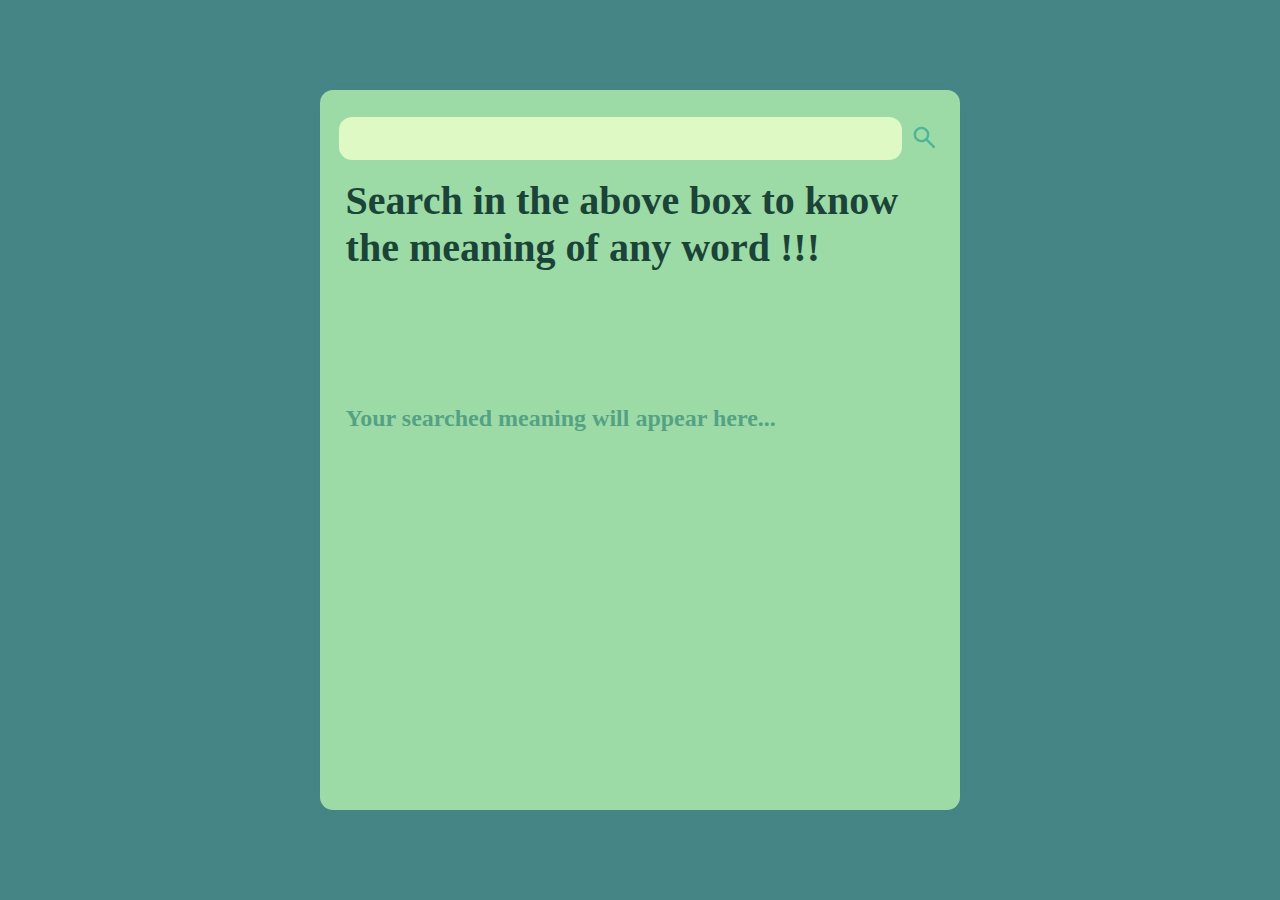
<file: dictionary app/index.html>
<!DOCTYPE html>
<html lang="en">

<head>
    <meta charset="UTF-8">
    <meta name="viewport" content="width=device-width, initial-scale=1.0">
    <title>Dictafact dictionary</title>
    <link rel="stylesheet" href="style.css">
</head>

<body>
    <div class="container">

        <div class="mainContainer">
            <section class="searchSection">
                <input type="text" id="textInput" onclick="empty()">
                <button class="textSearchContainer"><img src="./search_24dp_50B498_FILL0_wght400_GRAD0_opsz24.svg"
                        id="textSearch" onclick="meaningFind()"></button>
            </section>

            <section class="wordSection">
                <h2 id="textOutput">Search in the above box to know the meaning of any word !!!</h2>
                <button id="textAudioContainer"><img src="./volume_up_24dp_50B498_FILL0_wght400_GRAD0_opsz24.svg"
                        id="textAudio" onclick="playAudio()" hidden></button>
            </section>

            <section class="meaningSection">
                <h3 id="Meaning">Your searched meaning will appear here...</h3>

                <div id="textMeaning1">
                    <p id="textPartOfSpeech1"></p>
                    <p id="textDefinition1"></p>
                    <p id="textExample1"></p>
                </div>

                <div id="textMeaning2">
                    <p id="textPartOfSpeech2"></p>
                    <p id="textDefinition2"></p>
                    <p id="textExample2"></p>
                </div>

            </section>
        </div>

    </div>

    <script src="./app.js"></script>
</body>

</html>
</file>
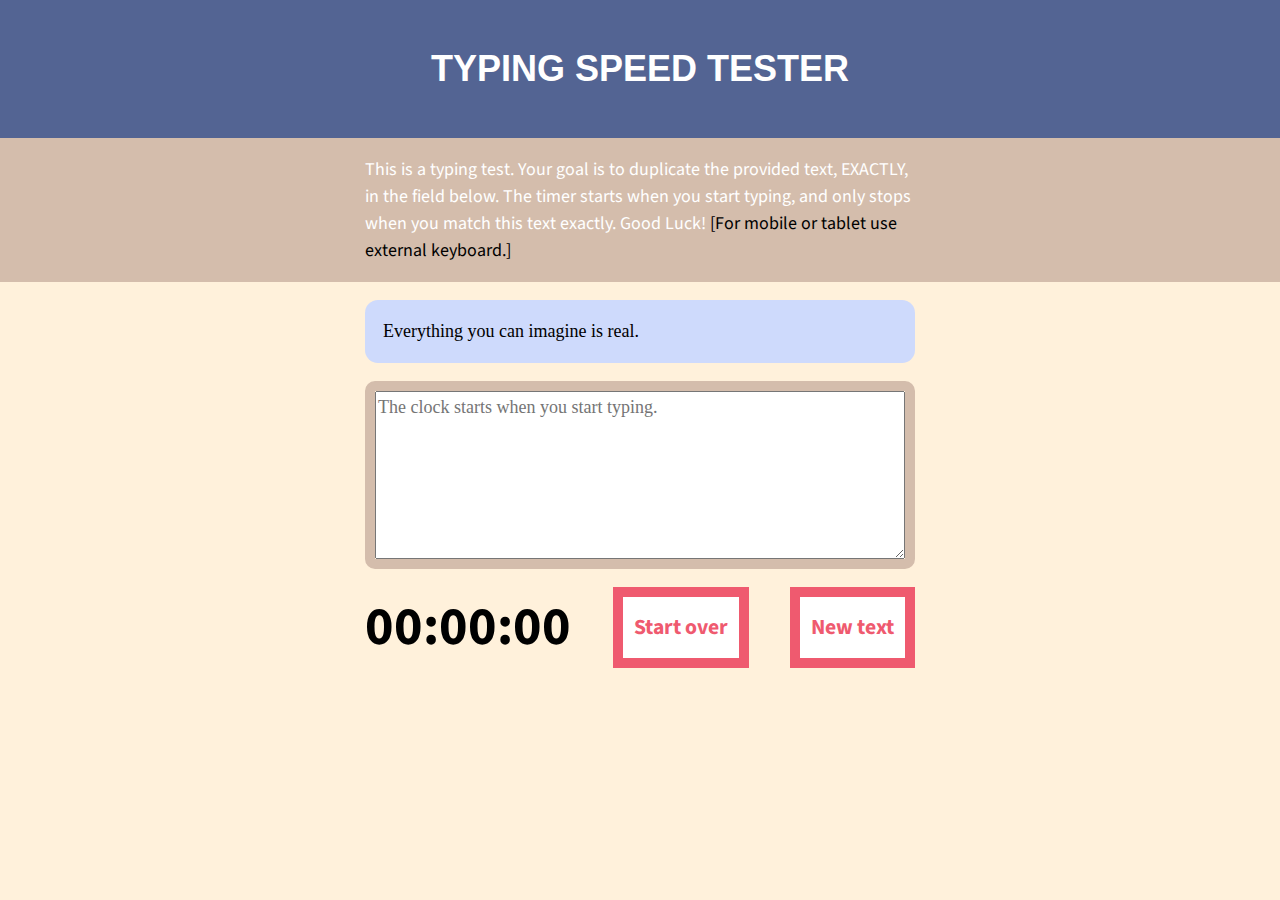
<file: Typing_Speed_Tester/index.html>
<!DOCTYPE html>
<html lang="en-US">

<head>
    <meta charset="UTF-8">
    <meta name="viewport" content="width=device-width, initial-scale=1">
    <title>JS Typing Speed Test</title>
    <script src="script.js" async></script>
    <link rel="stylesheet" href="//fonts.googleapis.com/css?family=Source+Sans+Pro:400,400i,700,700i,900,900i" type="text/css" media="all">
    <link rel="stylesheet" href="style.css">
</head>

<body>
    <header class="masthead">
        <h1>TYPING SPEED TESTER</h1>
    </header>
    <main class="main">
        <article class="intro">
            <p>This is a typing test. Your goal is to duplicate the provided text, EXACTLY, in the field below. The timer starts when you start typing, and only stops when you match this text exactly. Good Luck! <span style="color: rgb(0, 0, 0);">[For mobile or tablet use external keyboard.]</span></p>
        </article><!-- .intro -->
        <section class="test-area">
            <div id="origin-text">
                <p></p>
            </div><!-- #origin-text -->

            <div class="test-wrapper">
                <textarea id="test-area" name="textarea" rows="6" placeholder="The clock starts when you start typing."></textarea>
            </div><!-- .test-wrapper -->

            <div class="meta">
                <section id="clock">
                    <div class="timer">00:00:00</div>
                </section>

                <button id="reset">Start over</button>
                <button id="newSes">New text</button>
            </div><!-- .meta -->
        </section><!-- .test-area -->
    </main>

</body>

</html>
</file>
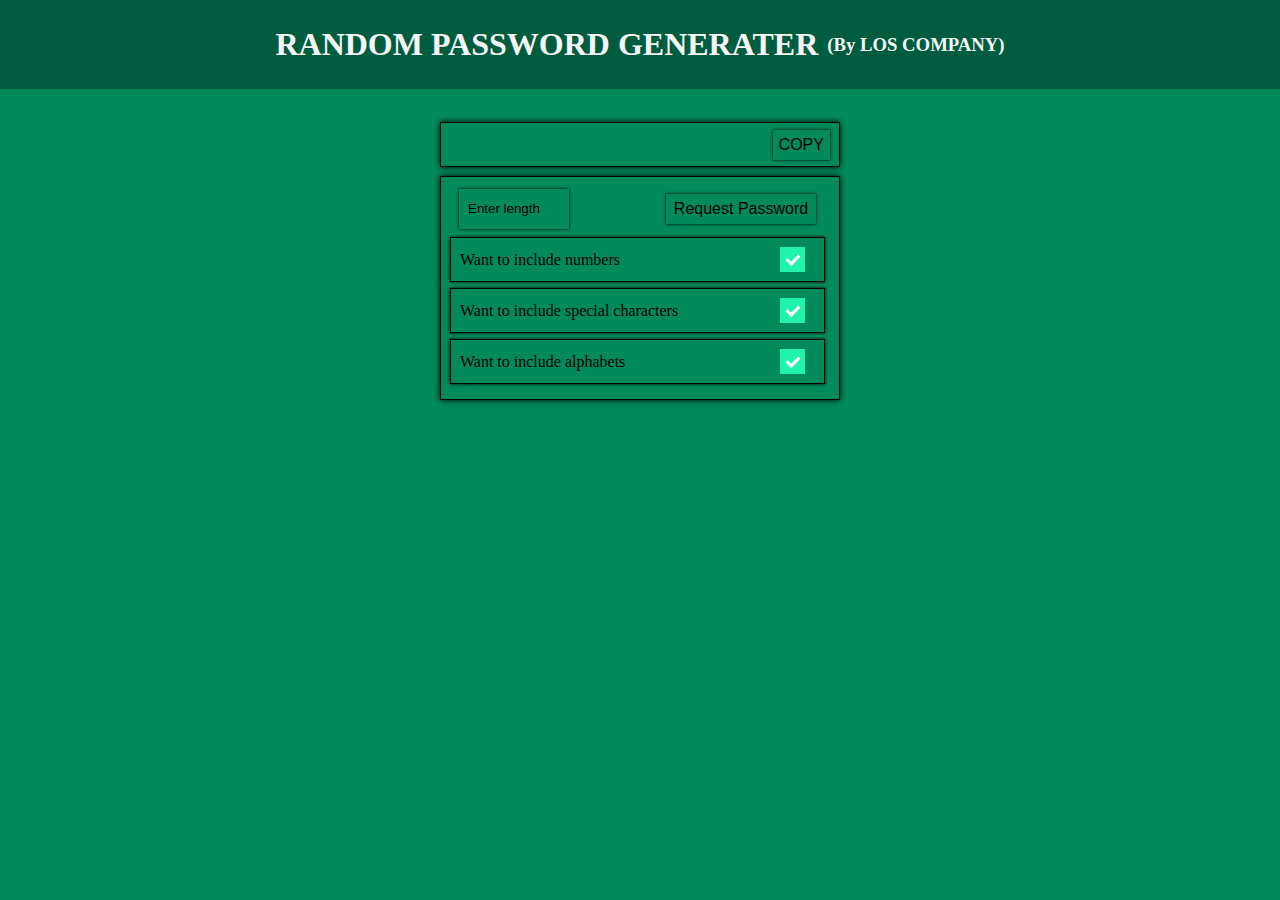
<file: passwordGenerator/passwordGenerater.html>
<!DOCTYPE html>
<html lang="en">

<head>
    <meta charset="UTF-8">
    <meta http-equiv="X-UA-Compatible" content="IE=edge">
    <meta name="viewport" content="width=device-width, initial-scale=1.0">
    <title>Random Password Generater</title>
    <link rel="stylesheet" href="style.css">
</head>

<body>
    <div class="headingParent">

        <!-- <marquee> -->
        <div class="heading">

            <h1 class="headText">
                RANDOM PASSWORD GENERATER
            </h1>
            <h3 class="headSubText">
                (By LOS COMPANY)
            </h3>
        </div>
        <!-- </marquee> -->
    </div>

    <div class="mainBody" id="mb">
        <div class="showPassword">
            <input id="show" readonly></input>
            <button id="copy" onclick="copy()">COPY</button>
        </div>
        <div class="options">
            <div class="passLength">
                <input type="number" placeholder="Enter length" id="len">
                <button id="generate" onclick="generatePassword()">Request Password</button>
            </div>
            <div class="element">
                <p id="numericValue">Want to include numbers</p>
                <label class="container">
                    <input type="checkbox" checked="checked" id="numericChecked">
                    <span class="checkmark"></span>
                </label>
            </div>
            <div class="element">
                <p id="specialCharacters">Want to include special characters</p>
                <label class="container">
                    <input type="checkbox" checked="checked" id="specialCharactersChecked">
                    <span class="checkmark"></span>
                </label>
            </div>
            <div class="element">
                <p id="alphabets">Want to include alphabets</p>
                <label class="container">
                    <input type="checkbox" checked="checked" id="alphabetsChecked">
                    <span class="checkmark"></span>
                </label>
            </div>
        </div>

    </div>
</body>
<script src="./app.js"></script>

</html>
</file>
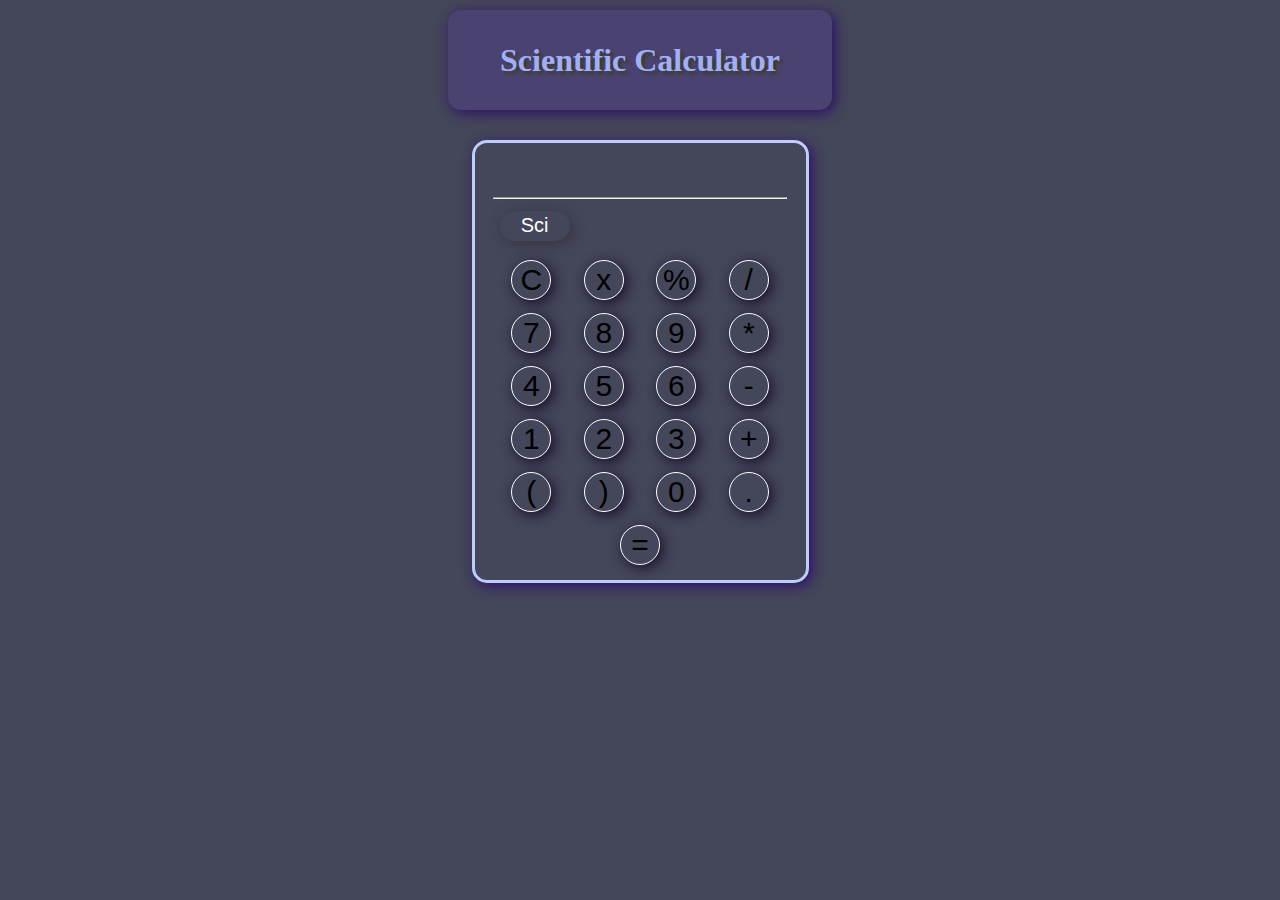
<file: Scientific Calculater/scientificCal.html>
<!DOCTYPE html>
<html lang="en">

<head>
    <meta charset="UTF-8">
    <meta name="viewport" content="width=device-width, initial-scale=1.0">
    <title>Scientific Calculator</title>

    <link rel="stylesheet" href="./style.css">
</head>

<body>
    <header>
        <h1 class="app-name"> Scientific Calculator</h1>
    </header>

    <main>
            <div class="cal-body">
                <!-- <input type="text" class="display-body" disabled>
                <div class="display-options">
                    <button class="box1" id="sci">
                        Sci
                    </button>
                    <button class="box1">
                        Conv
                    </button> -->
                <!-- </div>
                <button class="box">
                    C
                </button>
                <button class="box">
                    ×
                </button>
                <button class="box">
                    %
                </button>
                <button class="box">
                    /
                </button>
                <button class="box">
                    7
                </button>
                <button class="box">
                    8
                </button>
                <button class="box">
                    9
                </button>
                <button class="box">
                    *
                </button>
                <button class="box">
                    4
                </button>
                <button class="box">
                    5
                </button>
                <button class="box">
                    6
                </button>
                <button class="box">
                    -
                </button>
                <button class="box">
                    1
                </button>
                <button class="box">
                    2
                </button>
                <button class="box">
                    3
                </button>
                <button class="box">
                    +
                </button>
                <button class="box">
                    ()
                </button>
                <button class="box">
                    0
                </button>
                <button class="box">
                    .
                </button>
                <button class="box">
                    =
                </button> -->
            </div>




            <div class="cal-body-sci removed">
                <!-- <input type="text" class="display-body-sci" disabled>
                <div class="display-options-sci">
                    <button class="box1-sci" id="sci-cal">
                        Sci
                    </button>
                    <button class="box1-sci">
                        Conv
                    </button>
                </div>
                <button class="box-sci">
                    ⇄
                </button>
                <button class="box-sci">
                    Rad
                </button>
                <button class="box-sci">
                    ∛
                </button>
                <button class="box-sci">
                    C
                </button>
                <button class="box-sci">
                    ×
                </button>
                <button class="box-sci">
                    %
                </button>
                <button class="box-sci">
                    /
                </button>
                <button class="box-sci">
                    sin
                </button>
                <button class="box-sci">
                    cos
                </button>
                <button class="box-sci">
                    tan
                </button>
                <button class="box-sci">
                    7
                </button>
                <button class="box-sci">
                    8
                </button>
                <button class="box-sci">
                    9
                </button>
                <button class="box-sci">
                    *
                </button>
                <button class="box-sci">
                    ln
                </button>
                <button class="box-sci">
                    log
                </button>
                <button class="box-sci">
                    1/x
                </button>
                <button class="box-sci">
                    4
                </button>
                <button class="box-sci">
                    5
                </button>
                <button class="box-sci">
                    6
                </button>
                <button class="box-sci">
                    -
                </button>
                <button class="box-sci">
                    eˣ
                </button>
                <button class="box-sci">
                    x²
                </button>
                <button class="box-sci">
                    x^y
                </button>
                <button class="box-sci">
                    1
                </button>
                <button class="box-sci">
                    2
                </button>
                <button class="box-sci">
                    3
                </button>
                <button class="box-sci">
                    +
                </button>
                <button class="box-sci">
                    |x|
                </button>
                <button class="box-sci">
                    π
                </button>
                <button class="box-sci">
                    e
                </button>
                <button class="box-sci">
                    ()
                </button>
                <button class="box-sci">
                    0
                </button>
                <button class="box-sci">
                    .
                </button>
                <button class="box-sci">
                    =
                </button> -->
            </div>
           
    </main>
    <script src="./app.js"></script>

</body>

</html>
</file>
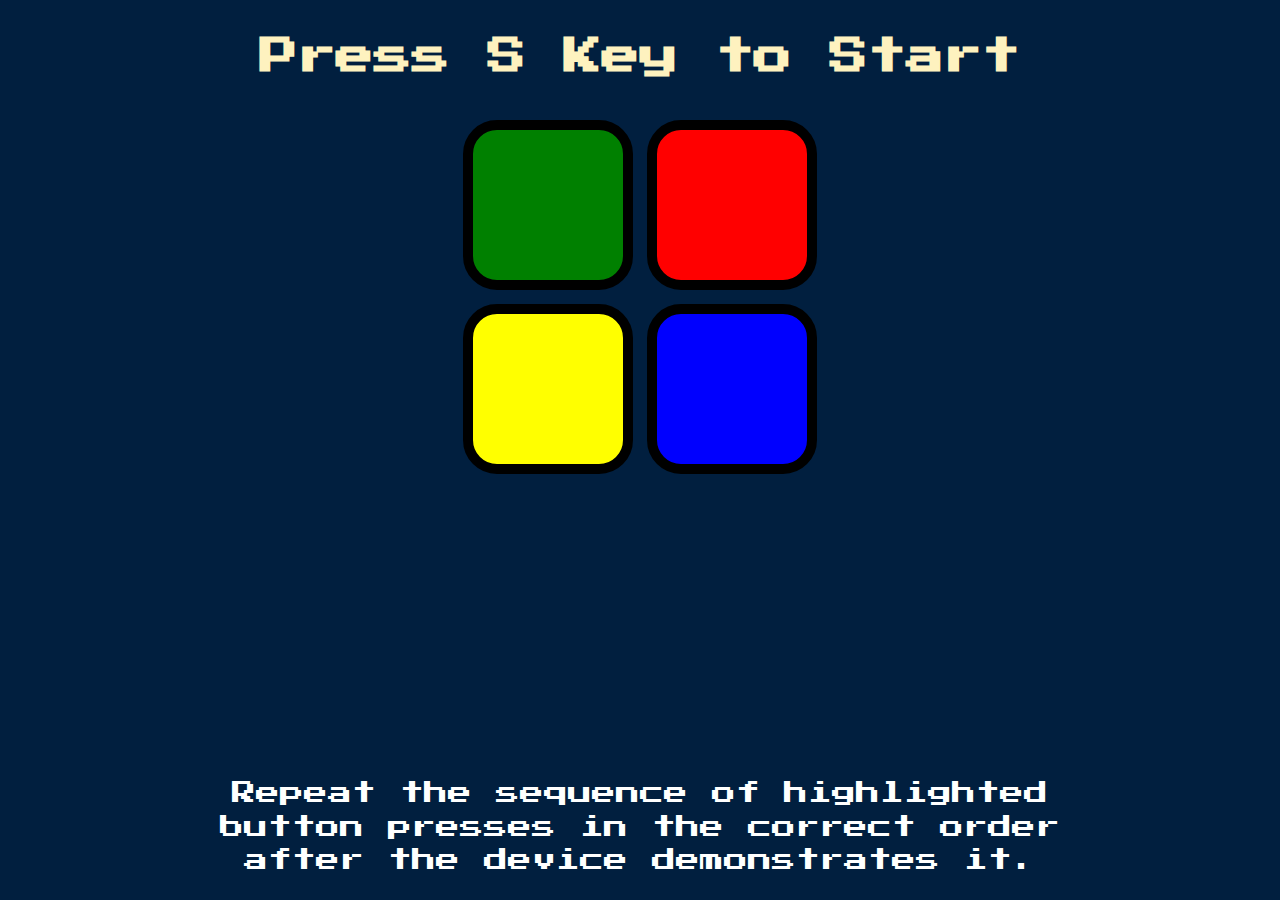
<file: Simon Game/simon.html>
<!DOCTYPE html>
<html lang="en" dir="ltr">

<head>
  <meta charset="utf-8">
  <title>Simon</title>
  <link rel="stylesheet" href="styles.css">
  <link href="https://fonts.googleapis.com/css?family=Press+Start+2P" rel="stylesheet">
</head>

<body>
  <div class="mainContainer">
    <div class="left">
      <h1 class="level-title">Press S Key to Start</h1>
      <h2 class="level-title" style="font-size: 2vw;"></h2>
      <div class="container">
        <div lass="row">
    
          <div type="button" id="green" class="btn green">
    
          </div>
    
          <div type="button" id="red" class="btn red">
    
          </div>
        </div>
    
        <div class="row">
    
          <div type="button" id="yellow" class="btn yellow">
    
          </div>
          <div type="button" id="blue" class="btn blue">
    
          </div>
    
        </div>
    
      </div>
    </div>
  
    <div class="right">
      <div class="description">
        Repeat the sequence of highlighted button presses in the correct order after the device demonstrates it.
      </div>
    </div>
  </div>

  <script src="https://ajax.googleapis.com/ajax/libs/jquery/3.3.1/jquery.min.js"></script>
  <script src="game.js" charset="utf-8"></script>

</body>

</html>
</file>
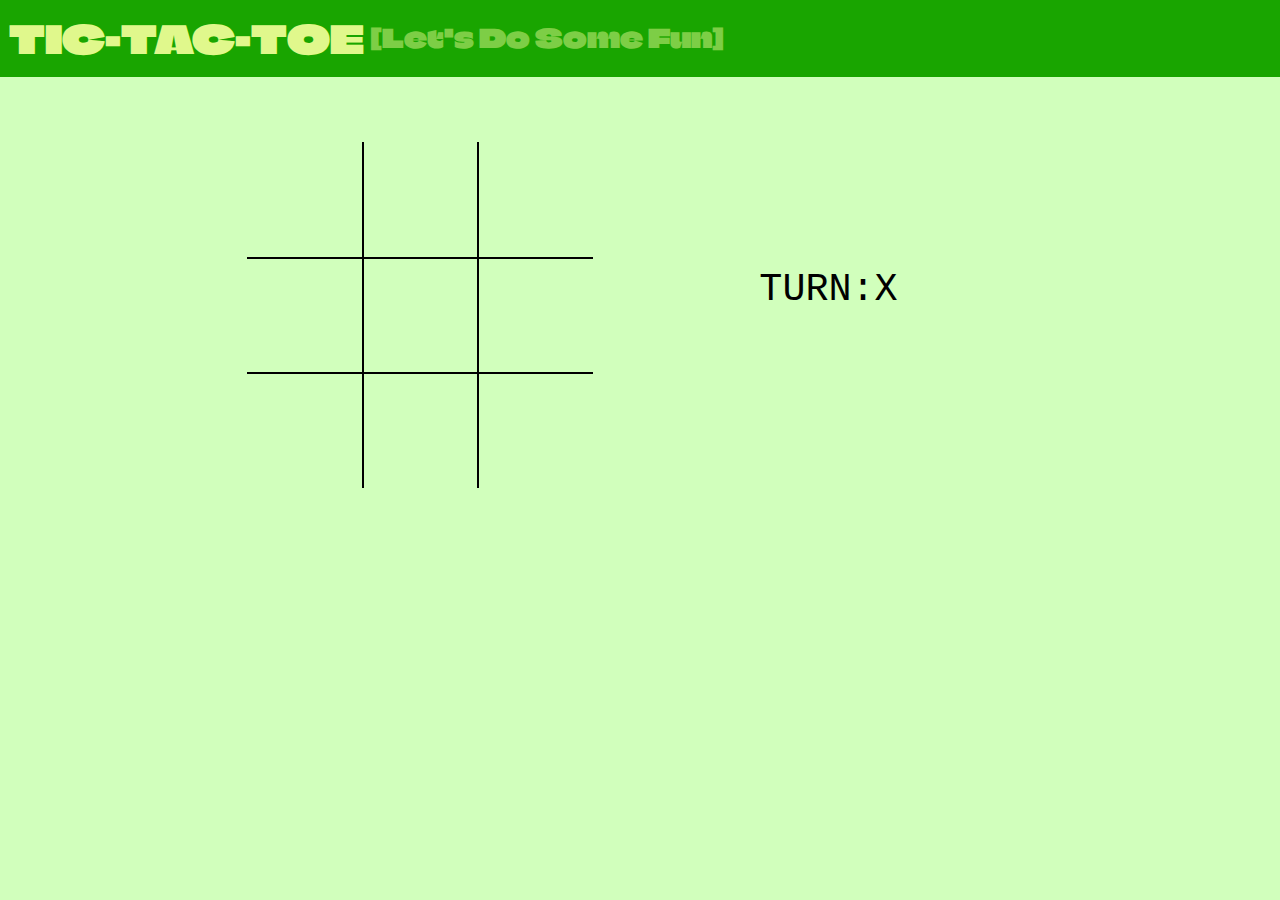
<file: tic-tac-toe/tictactoe.html>
<!DOCTYPE html>
<html lang="en">

<head>
    <meta charset="UTF-8">
    <meta http-equiv="X-UA-Compatible" content="IE=edge">
    <meta name="viewport" content="width=device-width, initial-scale=1.0">
    <title>TIC TAC TOE GAME </title>
    <link rel="stylesheet" href="style.css">
    <link rel="preconnect" href="https://fonts.googleapis.com">
    <link rel="preconnect" href="https://fonts.gstatic.com" crossorigin>
    <link href="https://fonts.googleapis.com/css2?family=Climate+Crisis&display=swap" rel="stylesheet">
    <link rel="preconnect" href="https://fonts.googleapis.com">
    <link rel="preconnect" href="https://fonts.gstatic.com" crossorigin>
    <link href="https://fonts.googleapis.com/css2?family=Tilt+Prism&display=swap" rel="stylesheet">
    <link rel="stylesheet" media="screen and (max-width:900px)" href="ph.css">

</head>

<body>
    <nav>
        TIC-TAC-TOE <span>[Let's Do Some Fun]</span>
    </nav>

    <main>
        <div class="container">
            <div class="box bt-0 bl-0" onclick="mainGame1()"><span class="boxText" id="bt1"></span></div>
            <div class="box bt-0" onclick="mainGame2()"><span class="boxText" id="bt2"></span></div>
            <div class="box bt-0 br-0" onclick="mainGame3()"><span class="boxText" id="bt3"></span></div>
            <div class="box bl-0" onclick="mainGame4()"><span class="boxText" id="bt4"></span></div>
            <div class="box" onclick="mainGame5()"><span class="boxText" id="bt5"></span></div>
            <div class="box br-0" onclick="mainGame6()"><span class="boxText" id="bt6"></span></div>
            <div class="box bb-0 bl-0" onclick="mainGame7()"><span class="boxText" id="bt7"></span></div>
            <div class="box bb-0" onclick="mainGame8()"><span class="boxText" id="bt8"></span></div>
            <div class="box bb-0 br-0" onclick="mainGame9()"><span class="boxText" id="bt9"></span></div>
        </div>
        <div class="info">
            <div class="gI">
                <span class="gameInfo">TURN:</span><span id="turn">X</span>
                <button onclick="reset()" id="btn">RESET</button>
            </div>
            <img src="./victory.webp" alt="" id="victory">
        </div>
    </main>
</body>
<script src="./app.js"></script>

</html>
</file>
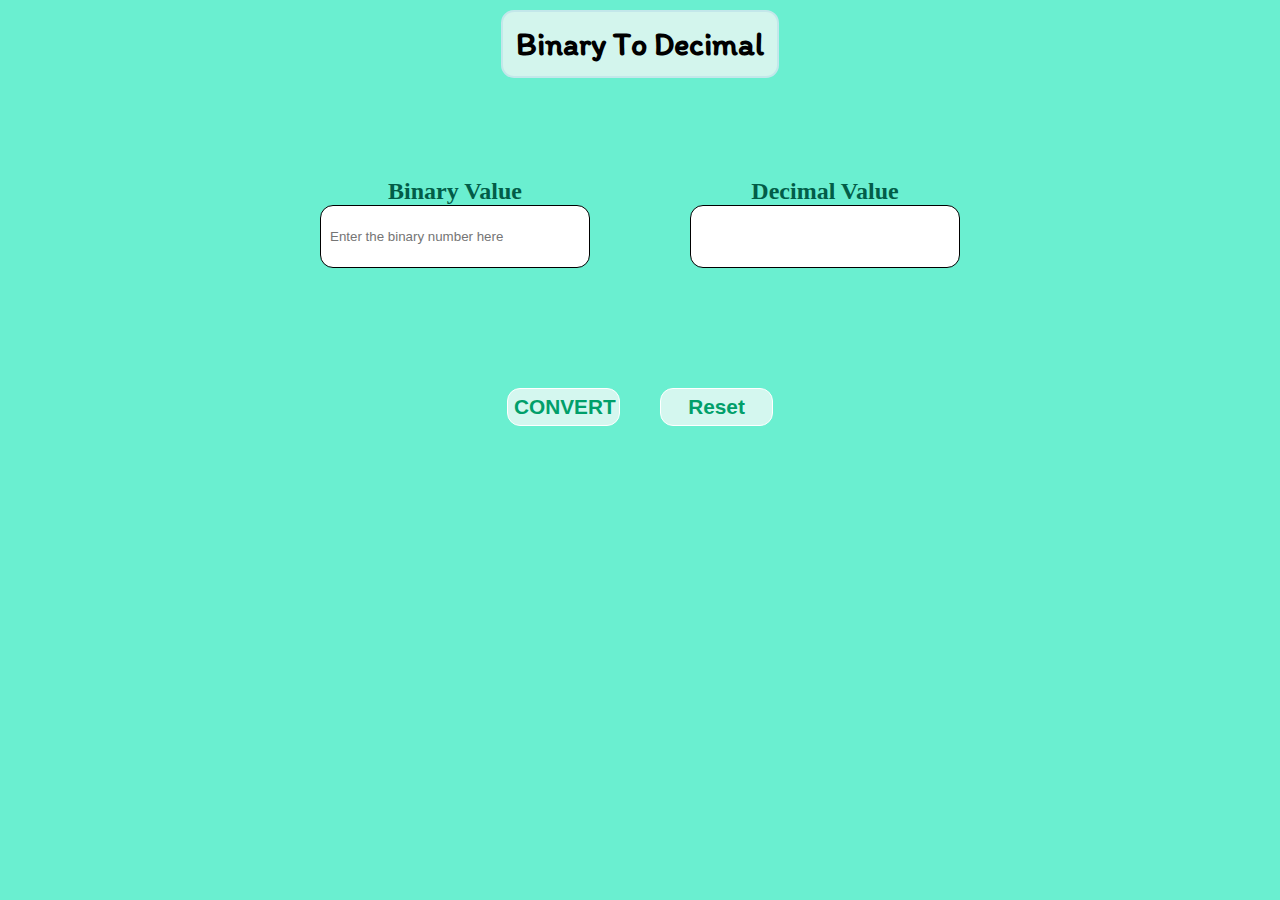
<file: unitConverterApplication/binaryToDecimal.html>
<!DOCTYPE html>
<html lang="en">

<head>
    <meta charset="UTF-8">
    <meta http-equiv="X-UA-Compatible" content="IE=edge">
    <meta name="viewport" content="width=device-width, initial-scale=1.0">
    <title>binaryToDecimal</title>
    <link rel="stylesheet" href="unitConverter.css">
    <link href="https://fonts.googleapis.com/css2?family=Itim&display=swap" rel="stylesheet">
    <link href="https://cdn.jsdelivr.net/npm/bootstrap@5.0.2/dist/css/bootstrap.min.css" rel="stylesheet"
        integrity="sha384-EVSTQN3/azprG1Anm3QDgpJLIm9Nao0Yz1ztcQTwFspd3yD65VohhpuuCOmLASjC" crossorigin="anonymous">
    <link rel="stylesheet"  media="screen and (max-width:605px)" href="ph_component.css">
    <link rel="stylesheet" media="screen and (max-width:768px)" href="ph.css">
</head>

<body>
    <div class="heading">
        <h1>Binary To Decimal</h1>
    </div>
    <div class="section1">
        <span id="binary">
            <label for="binaryNumber">Binary Value</label>
            <input type="number" id="binaryNumber" placeholder="Enter the binary number here">
        </span>
        <span id="binary">
            <label for="decimalNumber">Decimal Value</label>
            <span id="decimalNumber"></span>
        </span>
    </div>
    <div class="section1">
        <button id="convert" onclick="btod()">
                CONVERT
        </button>
        <button id="convert" onclick="resetbtd()">
            Reset
    </button>
    </div>
    <script src="./unitConverter.js"></script>
</body>

</html>
</file>
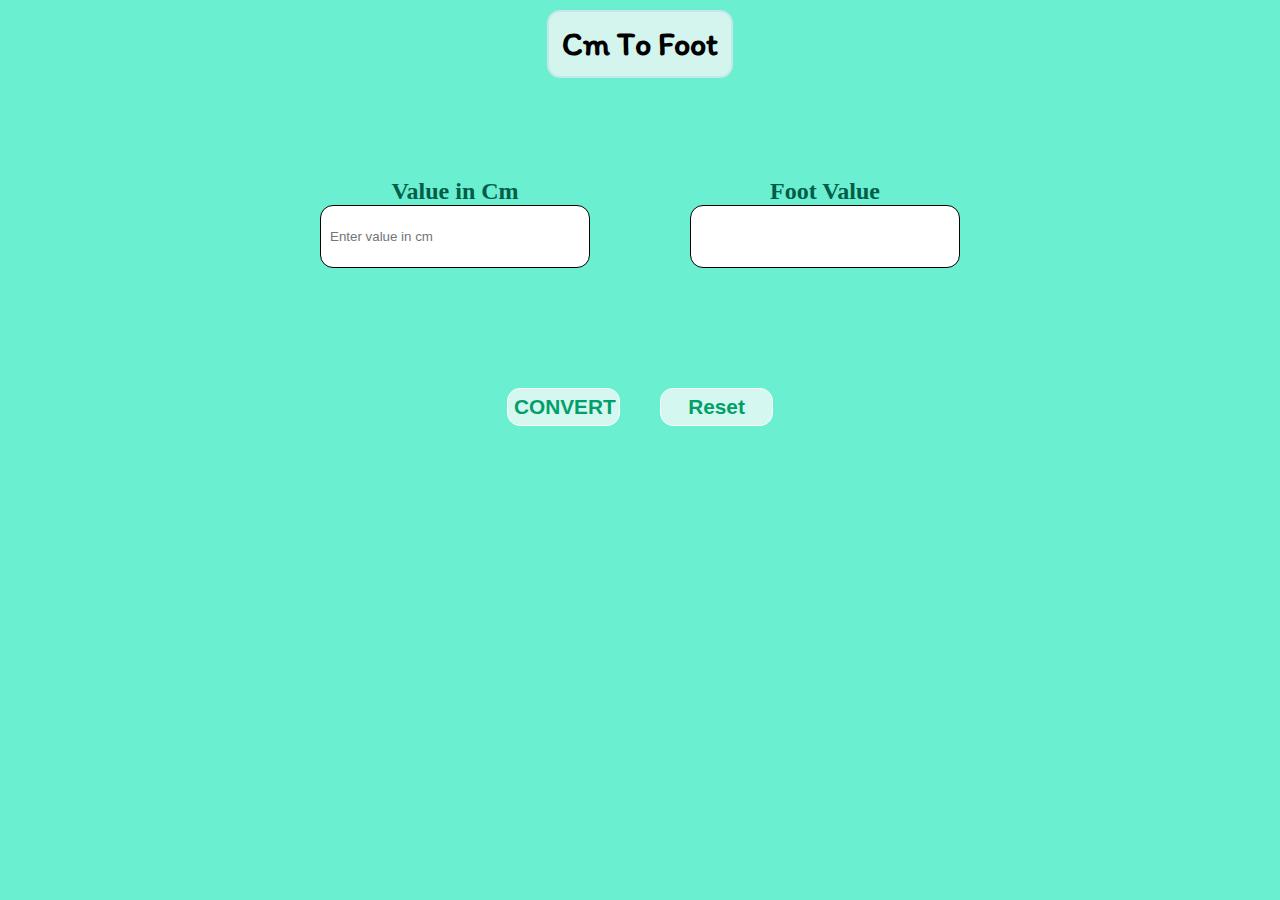
<file: unitConverterApplication/cemiToFeet.html>
<!DOCTYPE html>
<html lang="en">

<head>
    <meta charset="UTF-8">
    <meta http-equiv="X-UA-Compatible" content="IE=edge">
    <meta name="viewport" content="width=device-width, initial-scale=1.0">
    <title>binaryToDecimal</title>
    <link rel="stylesheet" href="unitConverter.css">
    <link href="https://fonts.googleapis.com/css2?family=Itim&display=swap" rel="stylesheet">
    <link href="https://cdn.jsdelivr.net/npm/bootstrap@5.0.2/dist/css/bootstrap.min.css" rel="stylesheet"
        integrity="sha384-EVSTQN3/azprG1Anm3QDgpJLIm9Nao0Yz1ztcQTwFspd3yD65VohhpuuCOmLASjC" crossorigin="anonymous">
        <link rel="stylesheet"  media="screen and (max-width:605px)" href="ph_component.css">
    <link rel="stylesheet" media="screen and (max-width:768px)" href="ph.css">
</head>

<body>
    <div class="heading">
        <h1>Cm To Foot</h1>
    </div>
    <div class="section1">
        <span id="binary">
            <label for="cm">Value in Cm</label>
            <input type="number" id="cm" placeholder="Enter value in cm">
        </span>
        <span id="binary">
            <label for="feet">Foot Value</label>
            <span id="feet"></span>
        </span>
    </div>
    <div class="section1">
        <button id="convert_cm_feet" onclick="cmtofeet()">
                CONVERT
        </button>
        <button id="convert_cm_feet" onclick="resetcmtofeet()">
            Reset
    </button>
    </div>
    <script src="./unitConverter.js"></script>
</body>

</html>
</file>
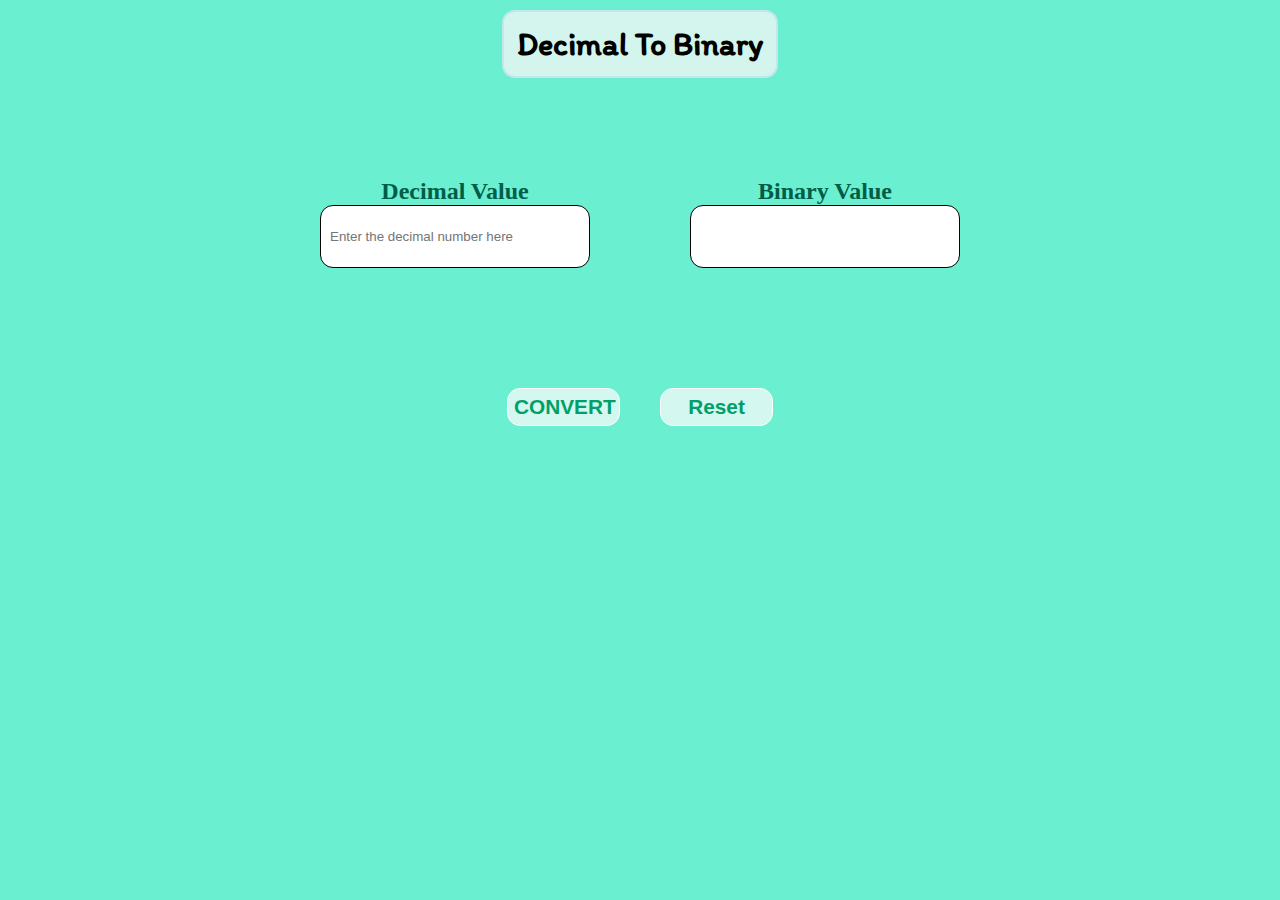
<file: unitConverterApplication/decimalTobinary.html>
<!DOCTYPE html>
<html lang="en">

<head>
    <meta charset="UTF-8">
    <meta http-equiv="X-UA-Compatible" content="IE=edge">
    <meta name="viewport" content="width=device-width, initial-scale=1.0">
    <title>binaryToDecimal</title>
    <link rel="stylesheet" href="unitConverter.css">
    <link href="https://fonts.googleapis.com/css2?family=Itim&display=swap" rel="stylesheet">
    <link href="https://cdn.jsdelivr.net/npm/bootstrap@5.0.2/dist/css/bootstrap.min.css" rel="stylesheet"
        integrity="sha384-EVSTQN3/azprG1Anm3QDgpJLIm9Nao0Yz1ztcQTwFspd3yD65VohhpuuCOmLASjC" crossorigin="anonymous">
        <link rel="stylesheet"  media="screen and (max-width:605px)" href="ph_component.css">
    <link rel="stylesheet" media="screen and (max-width:768px)" href="ph.css">
</head>

<body>
    <div class="heading">
        <h1>Decimal To Binary</h1>
    </div>
    <div class="section1">
        <span id="binary">
            <label for="decimalNumber1">Decimal Value</label>
            <input type="number" id="decimalNumber1" placeholder="Enter the decimal number here">
        </span>
        <span id="binary">
            <label for="binaryNumber1">Binary Value</label>
            <span id="binaryNumber1"></span>
        </span>
    </div>
    <div class="section1">
        <button id="convert1" onclick="dtob()">
                CONVERT
        </button>
        <button id="convert1" onclick="resetdtb()">
            Reset
    </button>
    </div>
    <script src="./unitConverter.js"></script>
</body>

</html>
</file>
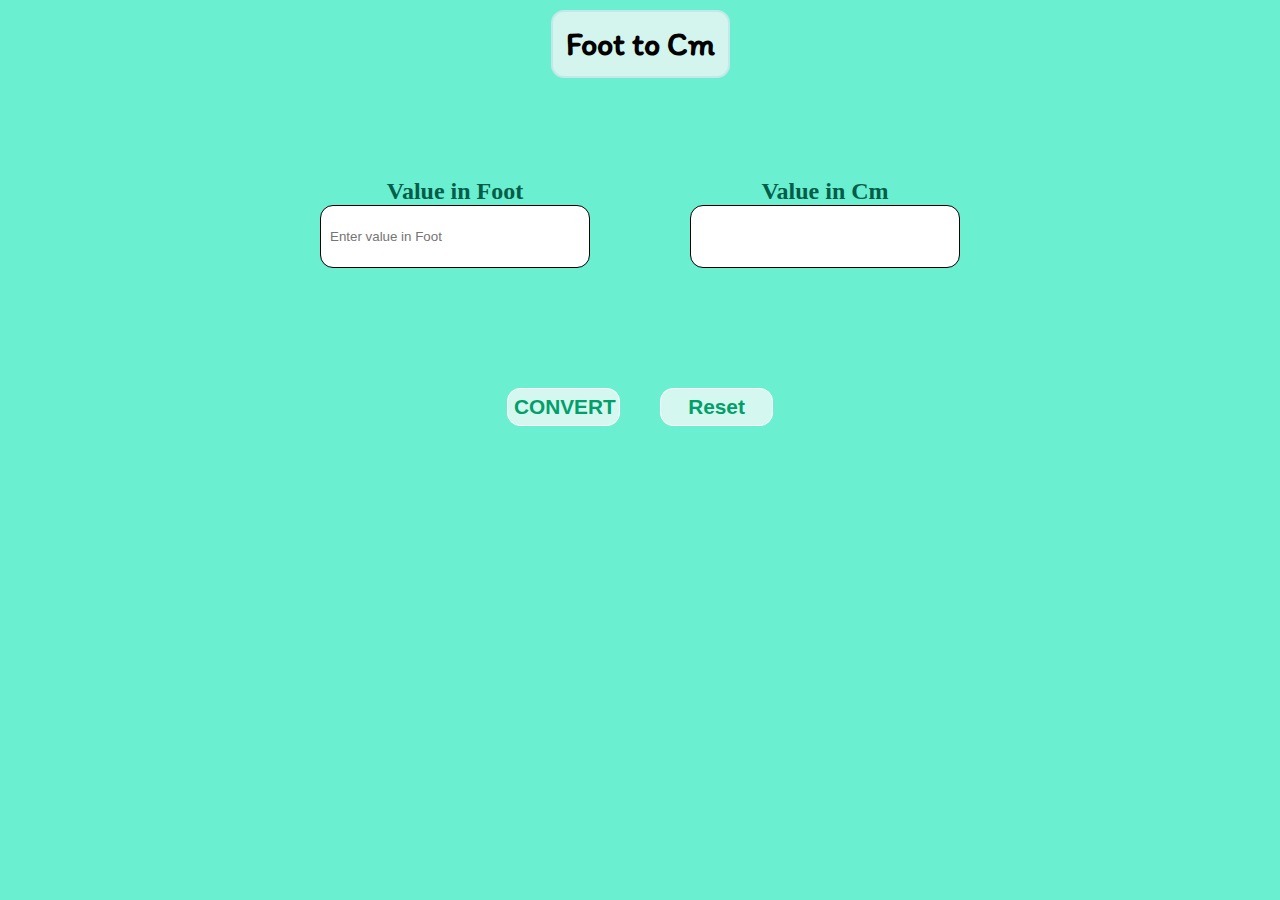
<file: unitConverterApplication/feetToCm.html>
<!DOCTYPE html>
<html lang="en">

<head>
    <meta charset="UTF-8">
    <meta http-equiv="X-UA-Compatible" content="IE=edge">
    <meta name="viewport" content="width=device-width, initial-scale=1.0">
    <title>binaryToDecimal</title>
    <link rel="stylesheet" href="unitConverter.css">
    <link href="https://fonts.googleapis.com/css2?family=Itim&display=swap" rel="stylesheet">
    <link href="https://cdn.jsdelivr.net/npm/bootstrap@5.0.2/dist/css/bootstrap.min.css" rel="stylesheet"
        integrity="sha384-EVSTQN3/azprG1Anm3QDgpJLIm9Nao0Yz1ztcQTwFspd3yD65VohhpuuCOmLASjC" crossorigin="anonymous">
        <link rel="stylesheet"  media="screen and (max-width:605px)" href="ph_component.css">
    <link rel="stylesheet" media="screen and (max-width:768px)" href="ph.css">
</head>

<body>
    <div class="heading">
        <h1>Foot to Cm</h1>
    </div>
    <div class="section1">
        <span id="binary">
            <label for="feet1">Value in Foot</label>
            <input type="number" id="feet1" placeholder="Enter value in Foot">
        </span>
        <span id="binary">
            <label for="cm1">Value in Cm</label>
            <span id="cm1"></span>
        </span>
    </div>
    <div class="section1">
        <button id="convert_feet_cm" onclick="feettocm()">
                CONVERT
        </button>
        <button id="convert_feet_cm" onclick="resetfeettocm()">
            Reset
    </button>
    </div>
    <script src="./unitConverter.js"></script>
</body>

</html>
</file>
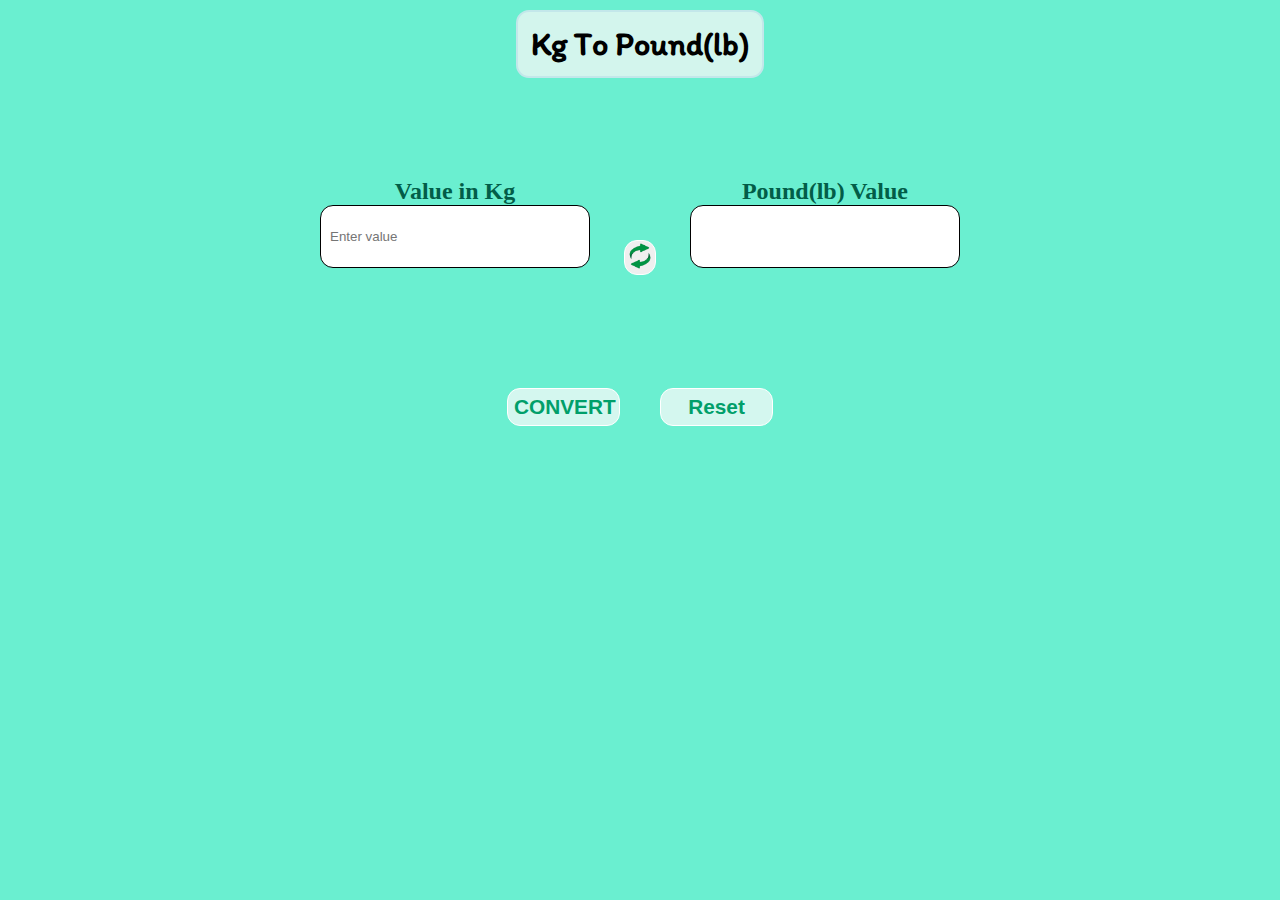
<file: unitConverterApplication/kgtopound.html>
<!DOCTYPE html>
<html lang="en">

<head>
    <meta charset="UTF-8">
    <meta http-equiv="X-UA-Compatible" content="IE=edge">
    <meta name="viewport" content="width=device-width, initial-scale=1.0">
    <title>binaryToDecimal</title>
    <link rel="stylesheet" href="unitConverter.css">
    <link href="https://fonts.googleapis.com/css2?family=Itim&display=swap" rel="stylesheet">
    <link href="https://cdn.jsdelivr.net/npm/bootstrap@5.0.2/dist/css/bootstrap.min.css" rel="stylesheet"
        integrity="sha384-EVSTQN3/azprG1Anm3QDgpJLIm9Nao0Yz1ztcQTwFspd3yD65VohhpuuCOmLASjC" crossorigin="anonymous">
        <link rel="stylesheet"  media="screen and (max-width:605px)" href="ph_component.css">
    <link rel="stylesheet" media="screen and (max-width:768px)" href="ph.css">
</head>

<body>
    <div class="heading">
        <h1 id="h1">Kg To Pound(lb)</h1>
    </div>
    <div class="section1">
        <span id="binary">
            <label for="kg" id="label1">Value in Kg</label>
            <input type="number" id="kg" placeholder="Enter value">
        </span>
        <button id="change" onclick="change()">
            <img src="./change.png" alt="change">
        </button>
        <span id="binary">
            <label for="lb" id="label2">Pound(lb) Value</label>
            <span id="lb"></span>
        </span>
    </div>
    <div class="section1">
        <button id="convert_kg_lb" onclick="kgtolb()">
                CONVERT
        </button>
        <button id="convert_kg_lb1" onclick="resetkgtolb()">
            Reset
    </button>
    </div>
    <script src="./unitConverter.js"></script>
</body>

</html>
</file>
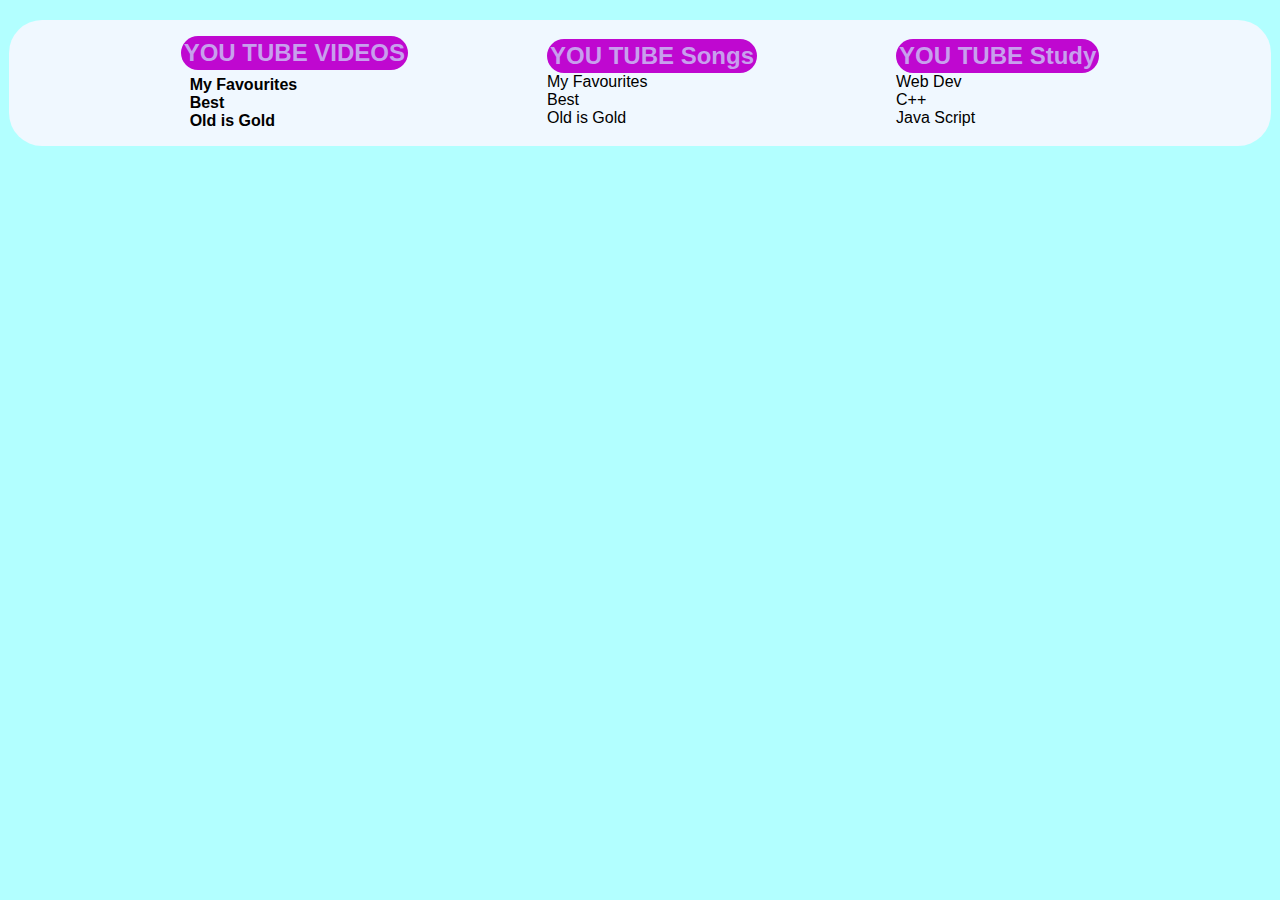
<file: unitConverterApplication/other.html>
<!DOCTYPE html>
<html lang="en">

<head>
    <meta charset="UTF-8">
    <meta http-equiv="X-UA-Compatible" content="IE=edge">
    <meta name="viewport" content="width=device-width, initial-scale=1.0">
    <title>Other</title>
    <link rel="stylesheet" href="other.css">
</head>

<body>
    <div class="containerOther">
        <div class="innerContainerOther" id="gap1">
            <h2 class="headingInnerContainerOther">YOU TUBE VIDEOS</h2>
            <ul class="ulInnerContainerOther">
                <li class="liUlInnerContainerOther">
                    <h4>My Favourites</h4>
                    <ul class="ulUlInnerContainerOther">
                        <li class="liUlUlInnerContainerOther"><a href="https://www.youtube.com/watch?v=JGwWNGJdvx8">Shape Of You</a></li>
                        <li class="liUlUlInnerContainerOther"><a href="https://www.youtube.com/watch?v=nfs8NYg7yQM">Attention</a></li>
                        <li class="liUlUlInnerContainerOther"><a href="https://www.youtube.com/watch?v=jJvDnYdD8JQ">I'm Unstoppable</a></li>
                        <li class="liUlUlInnerContainerOther"><a href="https://www.youtube.com/watch?v=1ZMjFP9L2Dk&t=644s">Arijit Sing Classical</a></li>
                    </ul>
                </li>
                <li class="liUlInnerContainerOther">
                    <h4>Best</h4>
                </li>
                <li class="liUlInnerContainerOther">
                    <h4>Old is Gold</h4>
                </li>
            </ul>
        </div>
        <div class="innerContainerOther" id="gap2">
            <h2 class="headingInnerContainerOther">YOU TUBE Songs</h2>
            <span class="spanInnerContainerOther">My Favourites</span>
            <span class="spanInnerContainerOther">Best</span>
            <span class="spanInnerContainerOther">Old is Gold</span>
        </div>
        <div class="innerContainerOther">
            <h2 class="headingInnerContainerOther">YOU TUBE Study</h2>
            <span class="spanInnerContainerOther">Web Dev</span>
            <span class="spanInnerContainerOther">C++</span>
            <span class="spanInnerContainerOther">Java Script</span>
        </div>
    </div>
</body>

</html>
</file>
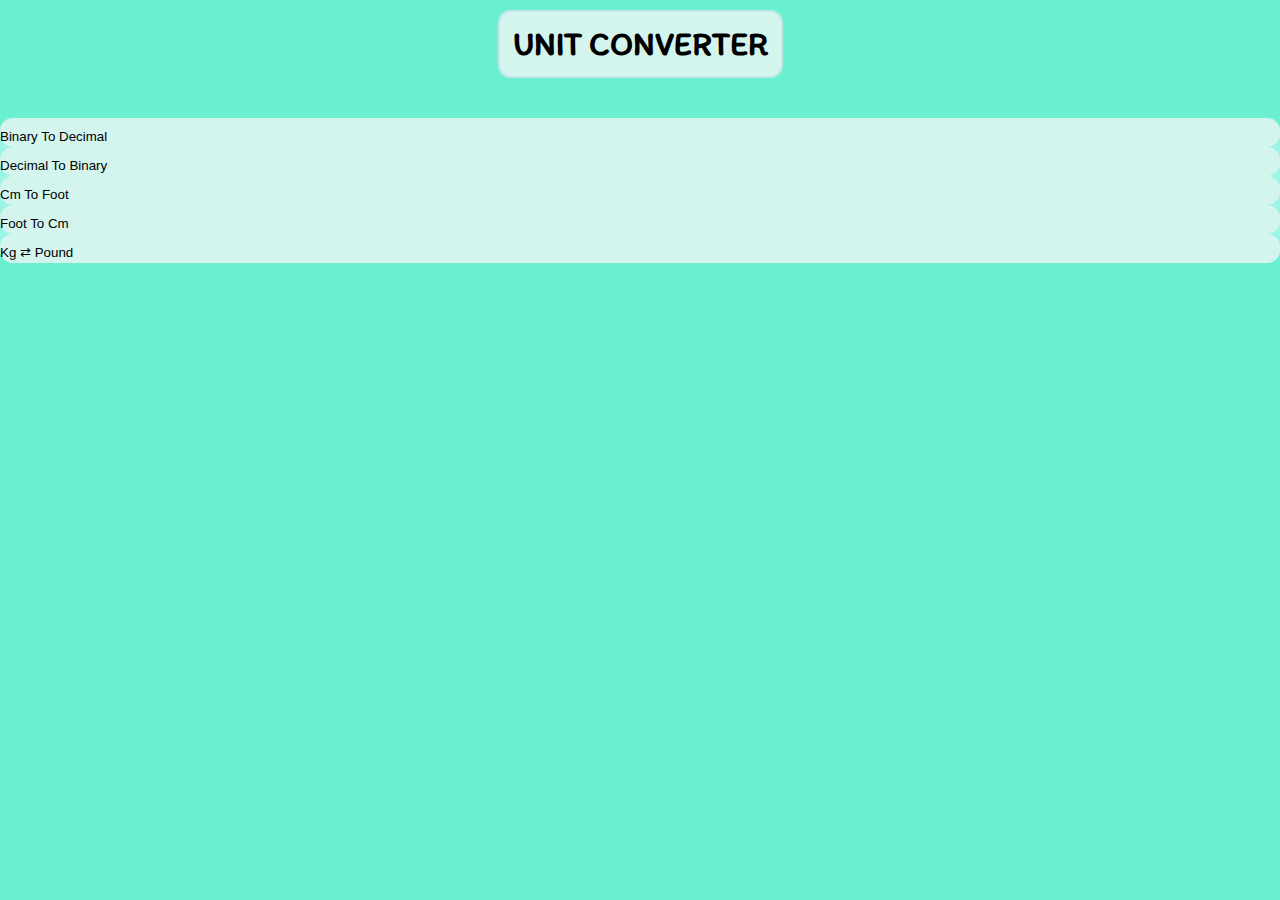
<file: unitConverterApplication/uc.html>
<!DOCTYPE html>
<html lang="en">

<head>
    <meta charset="UTF-8">
    <meta http-equiv="X-UA-Compatible" content="IE=edge">
    <meta name="viewport" content="width=device-width, initial-scale=1.0">
    <title>Unit Converter</title>
    <link rel="stylesheet" href="./unitConverter.css">
    <link rel="preconnect" href="https://fonts.googleapis.com">
    <link rel="preconnect" href="https://fonts.gstatic.com" crossorigin>
    <link href="https://fonts.googleapis.com/css2?family=Itim&display=swap" rel="stylesheet">
    <link href="https://cdn.jsdelivr.net/npm/bootstrap@5.0.2/dist/css/bootstrap.min.css" rel="stylesheet"
        integrity="sha384-EVSTQN3/azprG1Anm3QDgpJLIm9Nao0Yz1ztcQTwFspd3yD65VohhpuuCOmLASjC" crossorigin="anonymous">
    <link rel="stylesheet" media="screen and (max-width:768px)" href="index_ph.css">

</head>

<body>
    <div class="heading">
        <h1>UNIT CONVERTER</h1>
    </div>
    <div class="container ddcontainer">
        <div class="row d-flex justify-content-center">
            <div class="col-lg-5 col-md-8 col-sm-8  text-center p-4 item1 m-4">
                <button class="item">
                    <a href="./binaryToDecimal.html">

                        Binary To Decimal
                    </a>
                </button>
            </div>
            <div class="col-lg-5 col-md-8  col-sm-8 text-center p-4 item1 m-4">
                <button class="item">
                    <a href="./decimalTobinary.html">

                        Decimal To Binary
                    </a>
                </button>
            </div>
        </div>
        <div class="row d-flex justify-content-center">
            <div class="col-lg-5 col-md-8  col-sm-8 text-center p-4 item1 m-4">
                <button class="item">
                    <a href="./cemiToFeet.html">

                        Cm To Foot
                    </a>
                </button>
            </div>
            <div class="col-lg-5 col-md-8  col-sm-8 text-center p-4 item1 m-4">
                <button class="item">
                    <a href="./feetToCm.html">

                        Foot To Cm
                    </a>
                </button>
            </div>
        </div>
        <div class="row d-flex justify-content-center">
            <div class="col-lg-5 col-md-8  col-sm-8 text-center p-4 item1 m-4">
                <button class="item">
                    <a href="./kgtopound.html">

                        Kg &#X21C4 Pound
                    </a>
                </button>
            </div>
            <!-- <div class="col-lg-5 col-md-8  col-sm-8 text-center p-4 item1 m-4">
                <button class="item">
                    <a href="./other.html">

                        OTHER Use
                    </a>
                </button>
            </div> -->
        </div>
    </div>
    <script src="./unitConverter.js"></script>
</body>

</html>
</file>
<file: dictionary app/style.css>
*{
    margin: 0;
    padding: 0;
    box-sizing: content-box;
}

body{
    background: #468585;
}

.container{
    width: 100vw;
    height: 100vh;
    display: flex;
    align-items: center;
    justify-content: center;
}

.mainContainer{
    background: #9CDBA6;
    width: 50%;
    height: 80%;
    border-radius: 13px;
    box-shadow: 0px 0px 6px #468585;
    display: flex;
    flex-direction: column;
    align-items: center;
    /* justify-content: center; */
}

@media (max-width: 1023px) {
    .mainContainer{
        background: #9CDBA6;
        width: 95%;
        height: 95%;
        border-radius: 13px;
        box-shadow: 0px 0px 6px #468585;
        display: flex;
        flex-direction: column;
        align-items: center;
        /* justify-content: center; */
    }
}

.searchSection{
    width: 100%;
    height: 10%;
    display: flex;
    align-items: center;
    justify-content: center;
    border-radius: 13px;
    margin-top: 2%;
}

#textInput{
    width: 85%;
    background: #DEF9C4;
    color: #468585;
    font-size: 1.3rem;
    padding: 1.5%;
    border-radius: 13px;
    border: none;
}

@media (max-width: 1023px) {
    #textInput{
        width: 85%;
        background: #DEF9C4;
        color: #468585;
        font-size: 1.3rem;
        padding: 2%;
        border-radius: 13px;
        border: none;
    }
}


#textInput:focus{
    outline: none;
}

.textSearchContainer{
    width: 5%;
    height:100%;
    margin-left: 1%;
    background: transparent;
    border: none;
    align-items: center;
    justify-content: center;
}

@media (max-width: 1023px) {
    .textSearchContainer{
        width: 7%;
        height:100%;
        margin-left: 1%;
        background: transparent;
        border: none;
        align-items: center;
        justify-content: center;
    }
}

#textSearch{
    width: 90%;
}

#textSearch:hover{
    cursor: pointer;
}

.wordSection{
    width: 100%;
    height: 10%;
    display: flex;
    align-items: center;
    /* justify-content: center; */
    border-radius: 13px;
    margin-top: 2%;
    margin-bottom: 2%;
    padding-left: 4%;
    box-sizing: border-box;
}

#textOutput{
    font-size: 2.5rem;
    color: #1b4338;
}

@media (max-width: 1023px) {
    #textOutput{
        font-size: 1.3rem;
        color: #1b4338;
    }
}


#textAudioContainer{
    height: 60%;
    width: 6%;
    background-color: transparent;
    border: none;
    display: flex;
    align-items: center;
    justify-content: center;
    margin-left: 3%;
}

#textAudio{
    height: 70%;
}

#textAudio:hover{
    cursor: pointer;
}

.meaningSection{
    width: 100%;
    height: 10%;
    display: flex;
    flex-direction: column;
    /* align-items: center; */
    justify-content: center;
    border-radius: 13px;
    margin: 150px 0px;
    padding-left: 4%;
    padding-right: 4%;
    box-sizing: border-box;
}

.meaningSection h3{
    font-size: 1.5rem;
    color: #3e8e79c2;
    margin-bottom: 13px;
}

@media (max-width: 1023px) {
    .meaningSection h3{
        font-size: 1.3rem;
        color: #3e8e79c2;
        margin-bottom: 13px;
        margin-top: 109px;
    }
}

.meaningSection div{
    display: flex;
    flex-direction: column;
    justify-content: center;
    margin-bottom: 33px;
}

.meaningSection div p{
    font-size: 1.3rem;
    color: #000000;
}

.meaningSection div p span{
    font-weight: 900;
    color: #1c5647;
    font-size: 1.5rem;
}




.hide{
    opacity: 0;
}
</file>
<file: Typing_Speed_Tester/style.css>
/*--------------------------------------------------------------
Typography
--------------------------------------------------------------*/

body,
button,
input,
select,
textarea {
	font-family: 'Source Sans Pro', 'Helvetica', Arial, sans-serif;
	font-size: 18px;
	line-height: 1.5;
}

h1,
h2,
h3,
h4,
h5,
h6 {
	clear: both;
}

p {
	margin-bottom: 1.5em;
}

b,
strong {
	font-weight: bold;
}

dfn,
cite,
em,
i {
	font-style: italic;
}

blockquote {
	margin: 0 1.5em;
}

address {
	margin: 0 0 1.5em;
}

pre {
	background: #eee;
	font-family: "Courier 10 Pitch", Courier, monospace;
	font-size: 15px;
	font-size: 1.5rem;
	line-height: 1.6;
	margin-bottom: 1.6em;
	max-width: 100%;
	overflow: auto;
	padding: 1.6em;
}

code,
kbd,
tt,
var {
	font: 15px Monaco, Consolas, "Andale Mono", "DejaVu Sans Mono", monospace;
}

abbr,
acronym {
	border-bottom: 1px dotted #666;
	cursor: help;
}

mark,
ins {
	background: #fff9c0;
	text-decoration: none;
}

sup,
sub {
	font-size: 75%;
	height: 0;
	line-height: 0;
	position: relative;
	vertical-align: baseline;
}

sup {
	bottom: 1ex;
}

sub {
	top: .5ex;
}

small {
	font-size: 75%;
}

big {
	font-size: 125%;
}

/*--------------------------------------------------------------
Layout
--------------------------------------------------------------*/
body {
    margin: 0;
    padding: 0;
    background-color: #FFF1DB;
}

.masthead {
    padding: 1em 1em;
    background-color: #536493;
    color: white;
    font-family: Verdana, Geneva, Tahoma, sans-serif;
}

.masthead h1 {
    text-align: center;
}

.intro {
    padding: 1em 1em;
    color: #ffffff;
    background: #D4BDAC;
}


.intro p,
.test-area {
    margin: 0 auto;
    max-width: 550px;
}

.test-area {
    margin-bottom: 4em;
    padding: 0 2em;
}
#test-area{
    font-family: Georgia, 'Times New Roman', Times, serif;
}

#test-area:focus{
    outline: none;
}

.test-wrapper {
    border: 10px solid #D4BDAC;
    border-radius: 10px;
}

#origin-text {
    margin: 1em 0;
    padding: 1em 1em 0;
    background-color: #c9d7ffe7;
    border-radius: 13px;
    font-family: Georgia, 'Times New Roman', Times, serif;
}

#origin-text p {
    margin: 0;
    padding-bottom: 1em;
}

.test-wrapper {
    height: 200%;
    display: flex;
}

.test-wrapper textarea {
    flex: 1;
}

.meta {
    margin-top: 1em;
    display: flex;
    justify-content: space-between;
    flex-wrap: wrap;
}

.timer {
    font-size: 3em;
    font-weight: bold;
}

#reset {
    padding: .5em .5em;
    font-size: 1.2em;
    font-weight: bold;
    color: #EF5A6F;
    background: white ;
    border: 10px solid #EF5A6F;
}

#reset:hover {
    color: white;
    background-color: #EF5A6F;
    cursor: pointer;
}


#newSes {
    padding: .5em .5em;
    font-size: 1.2em;
    font-weight: bold;
    color: #EF5A6F;
    background: white ;
    border: 10px solid #EF5A6F;
}

#newSes:hover {
    color: white;
    background-color: #EF5A6F;
    cursor: pointer;
}
</file>
<file: passwordGenerator/style.css>
*{
    margin: 0;
    padding: 0;
    box-sizing: border-box;
}

body{
    background: rgb(2, 138, 93);
}

.heading{
    display: flex;
    align-items: center;
    justify-content: center;
    padding: 13PX;
    background-color: rgb(0, 92, 62);
    color: whitesmoke;
}
.headingParent{
    display: flex;
    align-items: center;
    justify-content: center;
    padding: 13PX;
    background-color: rgb(0, 92, 62);
    color: whitesmoke;
}
.headText{
    margin-right: 9px;
}


.mainBody{
    display:flex;
    flex-direction: column;
    align-items: center;
    justify-content: center;
    margin-top: 33px;
}

.showPassword{
    width: 400px;
    height: 45px;
    padding:9px;
    border: 1px solid black;
    display: flex;
    align-items: center;
    justify-content:center;
    box-shadow: 0 0 6px black;
}

#show{
    width: 330px;
    height: 40px;
    padding:9px;
    /* border: 1px solid black; */
    display: flex;
    align-items: center;
    justify-content:center;
    margin-right: 9px;
    background: transparent;
    border: transparent;
}
#copy{
    border: transparent;
    width: 60px;
    padding: 6px;
    /* border-radius: 13px; */
    background-color: transparent;
    font-size: 1rem;
    box-shadow: 0 0 3px black;
}
#copy:hover{
    color: white;
}
#copy:active{
    /* color:rgb(154, 154, 154) */
    box-shadow: 0 0 0px black;
}


.options{
    margin-top: 9px;
    width: 400px;
    /* height: 45px; */
    padding:9px;
    border: 1px solid black;
    display: flex;
    flex-direction: column;
    /* align-items: center; */
    justify-content:center;
    box-shadow: 0 0 6px black;
}

.passLength{
    width: 375px;
    height: 45px;
    padding:9px;
    /* border: 1px solid black; */
    display: flex;
    align-items: center;
    justify-content:space-between;
    margin-bottom: 6px;
}
.passLength input{
    width: 110px;
    height: 40px;
    background-color: transparent;
    border: transparent;
    display: flex;
    align-items: center;
    justify-content: center;
    padding: 9px;
    box-shadow: 0 0 3px black;
}
.passLength input::placeholder{
    color: black;
}
#generate{
    width: 150px;
    border: transparent;
    /* width: 50px; */
    padding: 6px;
    /* border-radius: 13px; */
    background-color: transparent;
    font-size: 1rem;
    box-shadow: 0 0 3px black;
}
#generate:hover{
    color: white;
}
#generate:active{
    /* color:rgb(154, 154, 154); */
    box-shadow: 0 0 0px black;
}
.element{
    width: 375px;
    height: 45px;
    padding:9px;
    border: 1px solid black;
    display: flex;
    align-items: center;
    justify-content:space-between;
    margin-bottom: 6px;
    font-size: 1rem;
    box-shadow: 0 0 3px black;
}




/* custom checkbox */

.container {
    display: block;
    position: relative;
    padding-left: 35px;
    margin-bottom: 25px;
    cursor: pointer;
    font-size: 22px;
    -webkit-user-select: none;
    -moz-user-select: none;
    -ms-user-select: none;
    user-select: none;
  }



  
  /* Hide the browser's default checkbox */
  .container input {
    position: absolute;
    opacity: 0;
    cursor: pointer;
    height: 0;
    width: 0;
  }
  
  /* Create a custom checkbox */
  .checkmark {
    position: absolute;
    top: 0;
    left: 0;
    height: 25px;
    width: 25px;
    background-color: #eee;
  }
  
  /* On mouse-over, add a grey background color */
  .container:hover input ~ .checkmark {
    background-color: #ccc;
  }
  
  /* When the checkbox is checked, add a blue background */
  .container input:checked ~ .checkmark {
    background-color:#21f3ad;
  }
  
  /* Create the checkmark/indicator (hidden when not checked) */
  .checkmark:after {
    content: "";
    position: absolute;
    display: none;
  }
  
  /* Show the checkmark when checked */
  .container input:checked ~ .checkmark:after {
    display: block;
  }
  
  /* Style the checkmark/indicator */
  .container .checkmark:after {
    left: 9px;
    top: 5px;
    width: 5px;
    height: 10px;
    border: solid white;
    border-width: 0 3px 3px 0;
    -webkit-transform: rotate(45deg);
    -ms-transform: rotate(45deg);
    transform: rotate(45deg);
  }
</file>
<file: Scientific Calculater/style.css>
*{
    padding: 0;
    margin: 0;
    background: #44465a;
}
header{
    width: 100%;
    display: flex;
    justify-content: center;
    align-items: center;
}
.app-name{
    width: 30vw;
    height: 100px;
    color: rgb(161, 175, 248);
    text-shadow: 3px 3px 3px rgb(60, 60, 41);
    background: #4a4371;
    margin-top: 10px;
    display: flex;
    justify-content: center;
    align-items: center;
    border-radius: 13px;
    /* border: 3px solid rgb(45, 15, 104); */
    box-shadow: 3px 3px 13px rgb(45, 15, 104);
    font-size: 2rem;
    text-align: center;
}
@media(max-width:800px){
    .app-name{
        width: 60vw;
    }
}


.cal-body{
    border: 3px solid rgb(190, 204, 255);
    width: 325px;
    margin: auto;
    margin-top: 30px;
    display: flex;
    flex-wrap:wrap ;
    justify-content: center;
    border-radius: 15px;
    box-shadow: 3px 3px 13px rgb(45, 15, 104);
    padding: 9px 3px;
}



.display-body {
    width: 90%;
    margin: 5%;
    font-size: 20px;
    border-radius: 15px;
    color: white;
    padding: 6px;
    overflow-wrap: break-word;  
    word-wrap: break-word; 
    word-break: break-word;
}


.display-options{
    width: 90%;
    border-radius: 15px;    
    font-size: 30px;
    margin: 2%;
}

.box{
    border: 1px solid white;
    margin: 2% 5%;
    width: 40px;
    height: 40px;
    border-radius: 25px;
    box-shadow: 3px 3px 13px rgb(24, 15, 42);
    font-size: 30px;
    cursor: pointer;
}

.box:hover{
    background-color: rgb(190, 204, 255);
}
.box:active{
    background-color: rgb(213, 219, 243);
}

.box1{
    border: none;
    margin: 2% 2%;
    width: 70px;
    height: 30px;
    border-radius: 35px;
    box-shadow: 3px 3px 13px rgb(57, 52, 65);
    font-size: 20px;
    cursor: pointer;
    color: white;
}

.box1:hover{
    background-color: rgb(190, 204, 255);
}
.box1:active{
    background-color: rgb(213, 219, 243);
}







/* scientific */

.cal-body-sci{
    border: 3px solid rgb(190, 204, 255);
    width: 768px;
    margin: auto;
    margin-top: 30px;
    display: flex;
    flex-wrap:wrap ;
    justify-content: center;
    border-radius: 15px;
    box-shadow: 3px 3px 13px rgb(45, 15, 104);
    padding: 9px 3px;
}

/* @media(max-width:799px){
    .cal-body-sci{
        border: 3px solid rgb(190, 204, 255);
        width: 80vh;
        transform: rotate(90deg);
        position: absolute;
        top: 27vh;
        display: flex;
        flex-wrap:wrap ;
        justify-content: center;
        border-radius: 15px;
        box-shadow: 3px 3px 13px rgb(45, 15, 104);
        padding: 9px 3px;
    }
} */

.cal-body-div{
    display: flex;
    justify-content: center;
    align-items: center;
    flex-wrap: wrap;
}

.display-body-sci{
    width: 90%;
    margin: 1%;
    font-size: 20px;
    border-radius: 15px;
    color: white;
    padding: 6px;
    overflow-wrap: break-word;  
    word-wrap: break-word; 
    word-break: break-word;
}

.display-options-sci{
    width: 90%;
    border-radius: 15px;    
    font-size: 30px;
    margin: 1%;
}

.box-sci{
    border: 1px solid white;
    margin: 1% 3%;
    width: 60px;
    height: 40px;
    border-radius: 25px;
    box-shadow: 3px 3px 13px rgb(24, 15, 42);
    font-size: 20px;
    cursor: pointer;
}

.box-sci:hover{
    background-color: rgb(190, 204, 255);
}
.box-sci:active{
    background-color: rgb(213, 219, 243);
}

.box1-sci{
    border: none;
    margin: 1% 1%;
    width: 70px;
    height: 30px;
    border-radius: 35px;
    box-shadow: 3px 3px 13px rgb(57, 52, 65);
    font-size: 20px;
    cursor: pointer;
    color: white;
}

.box1-sci:hover{
    background-color: rgb(190, 204, 255);
}
.box1-sci:active{
    background-color: rgb(213, 219, 243);
}




/* utility classes */

.removed{
    display: none;
}


.alertt{
    color: red;
    background-color: black;
    width: 50%;
    display: flex;
    justify-content: center;
    align-items: center;
    height: 40px;
}


.invisible{
    visibility: hidden;
}
</file>
<file: Simon Game/styles.css>
body {
  text-align: center;
  background-color: #011F3F;

}

*{
  margin: 0;
  padding: 0;
}

.mainContainer{
  width: 100vw;
  height: 100vh;
  display: flex;
  flex-direction: column;
  justify-content: space-between;
  align-items:center;
  overflow-x: hidden;
}

.right{
  width: 100%;
  height: 15%;
  display: flex;
  justify-content: center;
  align-items: center;
  box-sizing: border-box;
}
.description{
  width: 70%;
  font-size: 1.5rem;
  line-height: 1.4;
  color: white;
  font-family: 'Press Start 2P', cursive;
  padding-bottom: 10px;
}

.left{
  width: 100%;
  height: 65%;
}


.level-title {
  font-family: 'Press Start 2P', cursive;
  font-size: 3vw;
  margin:  3%;
  color: #FEF2BF;
}

.container {
  display: block;
  width: 50%;
  margin: auto;

}

.btn {
  margin: 5px;
  display: inline-block;
  height: 150px;
  width:150px;
  border: 10px solid black;
  border-radius: 20%;
  transition: all 0.5s;
}

.game-over {
  background-color: red;
  opacity: 0.8;
}

.red {
  background-color: red;
}

.green {
  background-color: green;
}

.blue {
  background-color: blue;
}

.yellow {
  background-color: yellow;
}

.pressed {
  box-shadow: 0 0 20px white;
  background-color: #f9b247;
}

.disabled {
  opacity: 0.5;
  pointer-events: none;
}
</file>
<file: tic-tac-toe/style.css>
*{
    margin: 0;
    padding: 0;
    box-sizing: border-box;
}

body{
    background: rgb(209, 255, 188);
}

/* nav style  */
nav{
    display: flex;
    align-items:center;
    background-color: rgb(25, 165, 0);
    color: rgb(224, 248, 140);
    height: 6vw;
    padding: 9px;
    font-size: 3vw;
    font-family: 'Climate Crisis', cursive;
    z-index: 1;
}
nav span{
    font-size: 2vw;
    margin-left: 6px;
    opacity: 0.5;
}


/* utility classes  */
.box.bt-0{
    border-top: 0;
}
.box.bb-0{
    border-bottom: 0;
}
.box.br-0{
    border-right: 0;
}
.box.bl-0{
    border-left: 0;
}

/* main style  */


main{
    margin-top:3vw;
    display: flex;
    padding: 3vw;
    align-items: center;
    justify-content: center;
    /* background-color: aqua; */
    height: 400px;
}

.container{
    margin-right: 13vw;
    display: grid;
    grid-template-columns: repeat(3, 9vw);
    grid-template-rows: repeat(3, 9vw);
}

.box{
    border: 1px solid black;
    display: flex;
    align-items: center;
    justify-content: center;
}
.box:hover{
    background: rgb(125, 247, 129);
    cursor: pointer;
}
.box:active{
    background: rgb(163, 250, 166);;
}

.box span{
    font-size: 4vw;
    font-family: 'Tilt Prism', cursive;
}
.info{
    display: flex;
    flex-direction: column;
    align-items: center;
    justify-content: center;
}
.gI{
    display: flex;
    /* align-items: center;
    justify-content: center; */
}
.gI button{
    margin-left: 55px;
    width: 80px;
    background-color: greenyellow;
    border-radius: 60px;
    position: relative;
    top: -20px;
    opacity: 0;
    transition: width 0.5s;
}
.gI button:hover{
    background-color: rgb(197, 255, 111);
    cursor: pointer;
}
.gI button:active{
    background-color: rgb(229, 250, 196);
}
.info span{
    text-align: center;
    margin-bottom: 50px;
    font-size: 3vw;
    font-family: 'Courier New', Courier, monospace;
}
.info img{
    width: 0px;
    transition: width 0.5s;
}
</file>
<file: tic-tac-toe/ph.css>
nav{
    display: flex;
    align-items:center;
    background-color: rgb(25, 165, 0);
    color: rgb(224, 248, 140);
    height: 15vw;
    padding: 9px;
    font-size: 5vw;
    font-family: 'Climate Crisis', cursive;
    z-index: 1;
}
nav span{
    font-size: 3vw;
    margin-left: 20px;
    opacity: 0.5;
}
main{
    margin-top:9vw;
    display: flex;
    flex-direction:column;
    padding: 9px;
    align-items: center;
    /* float: top; */
    justify-content:flex-start;
    /* background-color: aqua; */
    height: 400px;
}
.info{
    text-align: center;
    margin-top:70px;
}

.container{
    position: relative;
    left: 23px;
    /* margin-right: 13vw; */
    display: grid;
    grid-template-columns: repeat(3, 20vw);
    grid-template-rows: repeat(3, 20vw);
}

.info span{
    text-align: center;
    margin-bottom: 50px;
    font-size: 9vw;
    font-family: 'Courier New', Courier, monospace;
}
</file>
<file: unitConverterApplication/unitConverter.css>
*{
    margin: 0px;
    padding: 0px;
}
body::before{
    content: "";
    position: absolute;
    width: 100%;
    height: 100%;
    background-color:  #2be8bc;
    z-index: -1;
    opacity: 0.7;
    top: 0%;
    bottom: 0%;
}
/* heading */
.heading{
    display: flex;
    align-items: center;
    justify-content: center;
    position:sticky;
    font-family: 'Itim', cursive;
    margin-top: 10px;
    margin-bottom: 40px;
}
.heading h1{
    background-color: #d3f5ed;
    padding: 13px;
    border-radius: 13px;
    border: 2px solid #c3e7ea;
    animation-name: dd;
    animation-duration: 10s;
    animation-iteration-count: infinite;
}
@keyframes dd{
    33.33%{
        background-color: rgb(10, 236, 172);
    }
    66.66%{
        background-color: rgb(87, 234, 192);
    }
    100%{
        background-color: rgb(170, 242, 222);
    }
}
.heading button{
    padding: 0px;
    border: 1px solid white;
    border-radius: 13px;
    position: absolute;
    top: -4px;
    right: 4px;
}

.heading button img{
    width: 50px;
    border: transparent;
    border-radius: 13px;
    margin: 0px;
    transition: all 0.2s;
}
.heading button img:hover
{
    width: 45px;

}



/* main body */
.item1{
    background-color: #d3f5ed;
    border-radius: 13px;
    text-shadow: 2px 2px #c3e7ea;
    font-size: 1.5rem;
    font-weight: 500;
    font-family: 'Itim', cursive;
}
.ddcontainer{
    background-color: #abf7ebbd;
    border-radius: 13px;
}
.item{
    background-color: transparent;
    border: none;
    transition: all 0.3s;
    transition-timing-function: ease-in-out;
}
.item a{
    text-decoration: none;
    color: black;
}
.item:hover{
    transform: rotatez(360deg);
    text-decoration: underline;
}

/* css of home page components */


#binary input{
    width: 250px;
    height: 43px;
    border: 1.5px solid black;
    border-radius: 13px;
    padding: 9px;
}
#binary label{
    font-weight: 900;
    font-size: 1.5rem;
    color: #025d48;
}
#binary{
    display: flex;
    flex-direction: column;
    justify-content: center;
    align-items: center;
    margin-left: 50px;
    margin-right: 50px;
}
#binary span{
    width: 250px;
    height: 43px;
    border: 1.5px solid black;
    border-radius: 13px;
    padding: 9px;
    background-color: white;
}
.section1{
    display: flex;
    justify-content: center;
    align-items: center;
    margin-top: 100px;
}
.section1 button{
    margin: 20px;
}
#convert, #convert1, #convert_cm_feet, #convert_feet_cm, #convert_kg_lb, #convert_kg_lb1{
    width: 113px;
    padding: 6px;
    border: 1px solid white;
    border-radius: 13px;
    background-color: #d4f7ef;
    font-size: 1.3rem;
    font-weight: 900;
    color: rgb(1, 159, 106);
}

#change img{
    width: 30px;
    background-color: transparent;
}
#change{
    padding: 0px;
    position: absolute;
    top: 220px;
    border-radius: 13px;
    border: 1px solid white;
}
#change:hover{
    background-color: #8af2da;
}
#convert:hover, #convert1:hover, #convert_cm_feet:hover, #convert_feet_cm:hover, #convert_kg_lb:hover, #convert_kg_lb1:hover{
    background-color:rgb(1, 159, 106);
    color: #d4f7ef;
}
</file>
<file: unitConverterApplication/ph_component.css>
.section1 button{
    margin: 10px;
}
#binary{
    display: flex;
    flex-direction: column;
    justify-content: center;
    align-items: center;
    margin-left: 10px;
    margin-right: 10px;
}

.section1{
    display: flex;
    flex-direction: column;
    justify-content: center;
    align-items: center;
    margin-top: 33px;
}
#label2{
    margin-top: 53px;
}
#change{
    padding: 0px;
    position: absolute;
    top: 210px;
    border-radius: 60px;
    border: 1px solid white;
}
</file>
<file: unitConverterApplication/ph.css>
body::before{
    content: "";
    position: absolute;
    width: 100vw;
    height: 120vh;
    background-color:  #2be8bc;
    z-index: -1;
    opacity: 0.7;
    top: 0%;
    bottom: 0%;
}
.ddcontainer{
    padding:13px;
}
.item1{
    width:300px;
}
</file>
<file: unitConverterApplication/other.css>
*{
    padding: 0px;
    margin: 0px;
    box-sizing: border-box;
    font-family: Arial, Helvetica, sans-serif;
}
body::before{
    content: "";
    position: absolute;
    top: 0%;
    width: 100%;
    height: 100%;
    background-color: aqua;
    z-index: -1;
    opacity: 0.3;
}
.containerOther{
    display: flex;
    margin-top: 20px;
    margin-bottom: 33px;
    align-items: center;
    justify-content: center;
    background-color: aliceblue;
    margin-left: 9px;
    margin-right: 9px;
    border-radius: 33px;
}
.innerContainerOther{
    display: flex;
    flex-direction: column;
    /* align-items: center; */
    justify-content: center;
    margin: 13px;
    padding: 3px 3px;
}
#gap1, #gap2{
    margin-right: 120px;
}
.headingInnerContainerOther{
    background-color: rgb(191, 8, 208);
    color: rgb(200, 159, 237);
    border-radius: 33px;
    padding: 3px;
}
.ulInnerContainerOther{
    list-style: none;
    margin-left: 9px;
    margin-top: 6px;
}
.liUlUlInnerContainerOther a{
    text-decoration: none;
    color: black;
}
.liUlUlInnerContainerOther a:hover{
    background-color: rgba(215, 247, 236, 0.714);
    padding: 3px;
    border-radius: 6px;
}
.liUlUlInnerContainerOther a:active{
    background-color: beige;
}
.liUlUlInnerContainerOther a:visited{
    background-color: blue;
}
.liUlInnerContainerOther{
    position: relative;
    width: fit-content;
}
.ulUlInnerContainerOther{
    list-style: none;
    display: none;
    position: absolute;
    z-index: 1;
    background-color: aquamarine;
    
}
.liUlInnerContainerOther h4:hover{
    text-decoration: underline;
    text-decoration-color: rgb(136, 255, 0);
}
.liUlInnerContainerOther:hover .ulUlInnerContainerOther
{
    display: flex;
    width: 160px;
    flex-direction: column;
    justify-content: center;
    /* align-items: center; */
    padding: 6px;
    border-radius: 9px;
}
</file>
<file: unitConverterApplication/index_ph.css>
body::before{
    content: "";
    position: absolute;
    width: 100vw;
    height: 120vh;
    background-color:  #2be8bc;
    z-index: -1;
    opacity: 0.7;
    top: 0%;
    bottom: 0%;
}
.ddcontainer{
    padding:13px;
}
.item1{
    width:300px;
}
</file>
